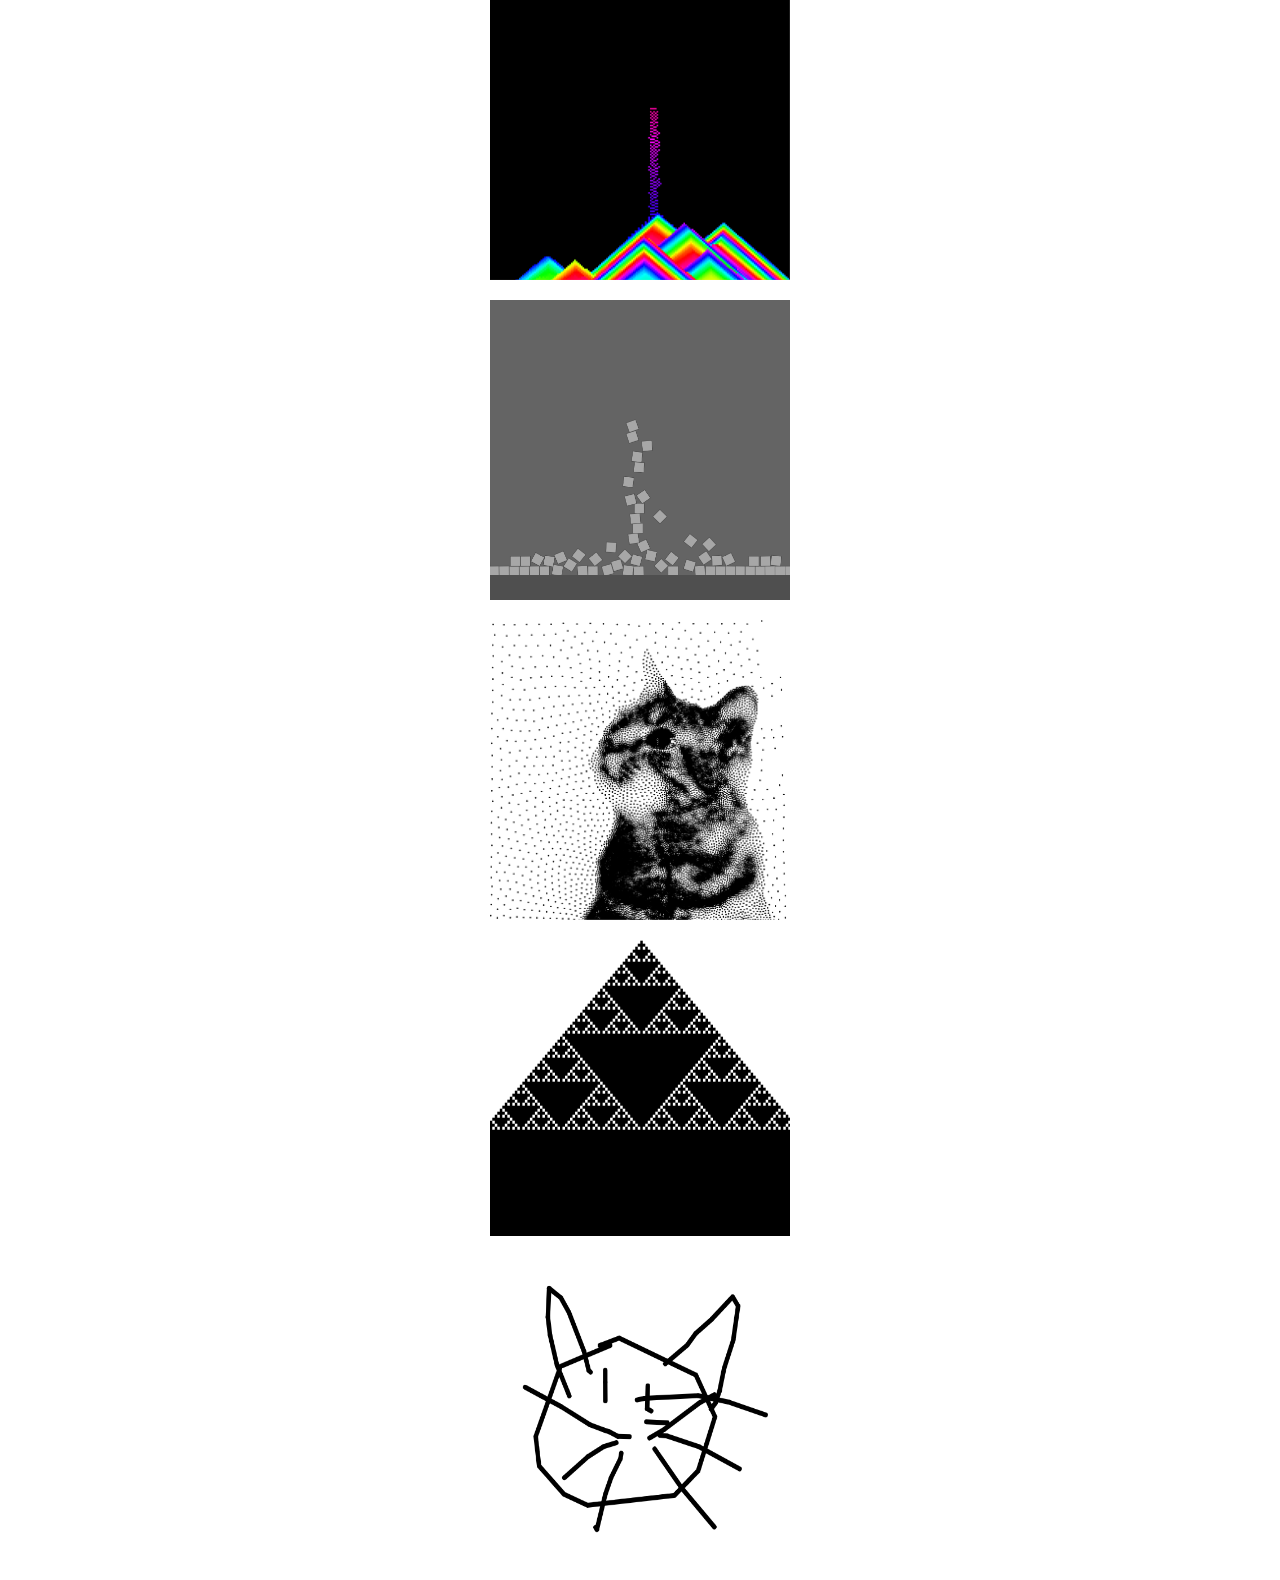
<file: old_index.html>
<html>
  <head>
    <title>Home</title>
    <link rel="stylesheet" href="styles.css">
    <link rel="preconnect" href="https://fonts.googleapis.com">
    <link rel="preconnect" href="https://fonts.googleapis.com">
    <link rel="preconnect" href="https://fonts.gstatic.com" crossorigin>
    <link href="https://fonts.googleapis.com/css2?family=Kode+Mono:wght@400..700&family=Libre+Baskerville&family=Micro+5&display=swap" rel="stylesheet">
    <link href="https://cdn.jsdelivr.net/npm/bootstrap@5.3.2/dist/css/bootstrap.min.css" rel="stylesheet" integrity="sha384-T3c6CoIi6uLrA9TneNEoa7RxnatzjcDSCmG1MXxSR1GAsXEV/Dwwykc2MPK8M2HN" crossorigin="anonymous">
    <script src="//maxcdn.bootstrapcdn.com/bootstrap/3.3.0/js/bootstrap.min.js"></script>
    <script src="//code.jquery.com/jquery-1.11.1.min.js"></script>
  </head>
  <body>
    <main>


    <div class="container d-flex align-items-center justify-content-center flex-wrap">
      <div class="box">
        
          <div class="body">
            <h3 class="text-white fs-5">Ray Casting</h3>
              <div class="imgContainer">
                  <img src="images/ray_casting.png">
              </div>
              <div class="content d-flex flex-column align-items-center justify-content-center">
                  <div>
                      
                      <p class="fs-6 text-white">Using the p5.js library to simulate rays</p>
                      <form action="ray_casting.html">
                        <button class="btn btn-light">View</button>
                      </form>
                    </div>
              </div>
          </div>
      </div>
      <div class="box">
        
        <div class="body">
          <h3 class="text-white fs-5">Space Travel</h3>
            <div class="imgContainer">
                <img src="images/spacee.png">
            </div>
            <div class="content d-flex flex-column align-items-center justify-content-center">
                <div>
                    
                    <p class="fs-6 text-white">Using the p5.js library to simulate space travel</p>
                    <form action="space.html">
                      <button class="btn btn-light">View</button>
                    </form>
                  </div>
            </div>
        </div>
        
    </div>
    <div class="box">
        
      <div class="body">
        <h3 class="text-white fs-5">Sand</h3>
          <div class="imgContainer">
              <img src="images/sand.png">
          </div>
          <div class="content d-flex flex-column align-items-center justify-content-center">
              <div>
                  
                  <p class="fs-6 text-white">Using the p5.js library to simulate sand</p>
                  <form action="sand.html">
                    <button class="btn btn-light">View</button>
                  </form>
                </div>
          </div>
      </div>
    </div>
    <div class="box">
        
      <div class="body">
        <h3 class="text-white fs-5">Matter</h3>
          <div class="imgContainer">
              <img src="images/matter.png">
          </div>
          <div class="content d-flex flex-column align-items-center justify-content-center">
              <div>
                  
                  <p class="fs-6 text-white">Using the p5.js library to simulate particles under gravity</p>
                  <form action="matter.html">
                    <button class="btn btn-light">View</button>
                  </form>
                </div>
          </div>
      </div>
    </div>

    <div class="box">
        
      <div class="body">
        <h3 class="text-white fs-5">Weighted Voronoi Splitting</h3>
          <div class="imgContainer">
              <img src="images/cat.png">
          </div>
          <div class="content d-flex flex-column align-items-center justify-content-center">
              <div>
                  
                  <p class="fs-6 text-white">Using the p5.js library to demonstrate the principle of weighted voronoi splitting</p>
                  <form action="voronoi.html">
                    <button class="btn btn-light">View</button>
                  </form>
                </div>
          </div>
      </div>
    </div>

    <div class="box">
        
      <div class="body">
        <h3 class="text-white fs-5">Ray Casting</h3>
          <div class="imgContainer">
              <img src="images/cell_auto.png">
          </div>
          <div class="content d-flex flex-column align-items-center justify-content-center">
              <div>
                  
                  <p class="fs-6 text-white">Using the p5.js library to simulate generations particles under the the principles of cellular automata</p>
                  <form action="cell_auto.html">
                    <button class="btn btn-light">View</button>
                  </form>
                </div>
          </div>
      </div>
    </div>

    <div class="box">
        
      <div class="body">
        <h3 class="text-white fs-5">Ray Casting</h3>
          <div class="imgContainer">
              <img src="images/draw.png">
          </div>
          <div class="content d-flex flex-column align-items-center justify-content-center">
              <div>
                  
                  <p class="fs-6 text-white">Using the p5.js  and ml5.js libraries to draw a cat using machine learning with assisted user input</p>
                  <form action="draw.html">
                    <button class="btn btn-light">View</button>
                  </form>
                </div>
          </div>
      </div>
    </div>
    </div>
    
    </main>
  </body>
</file>
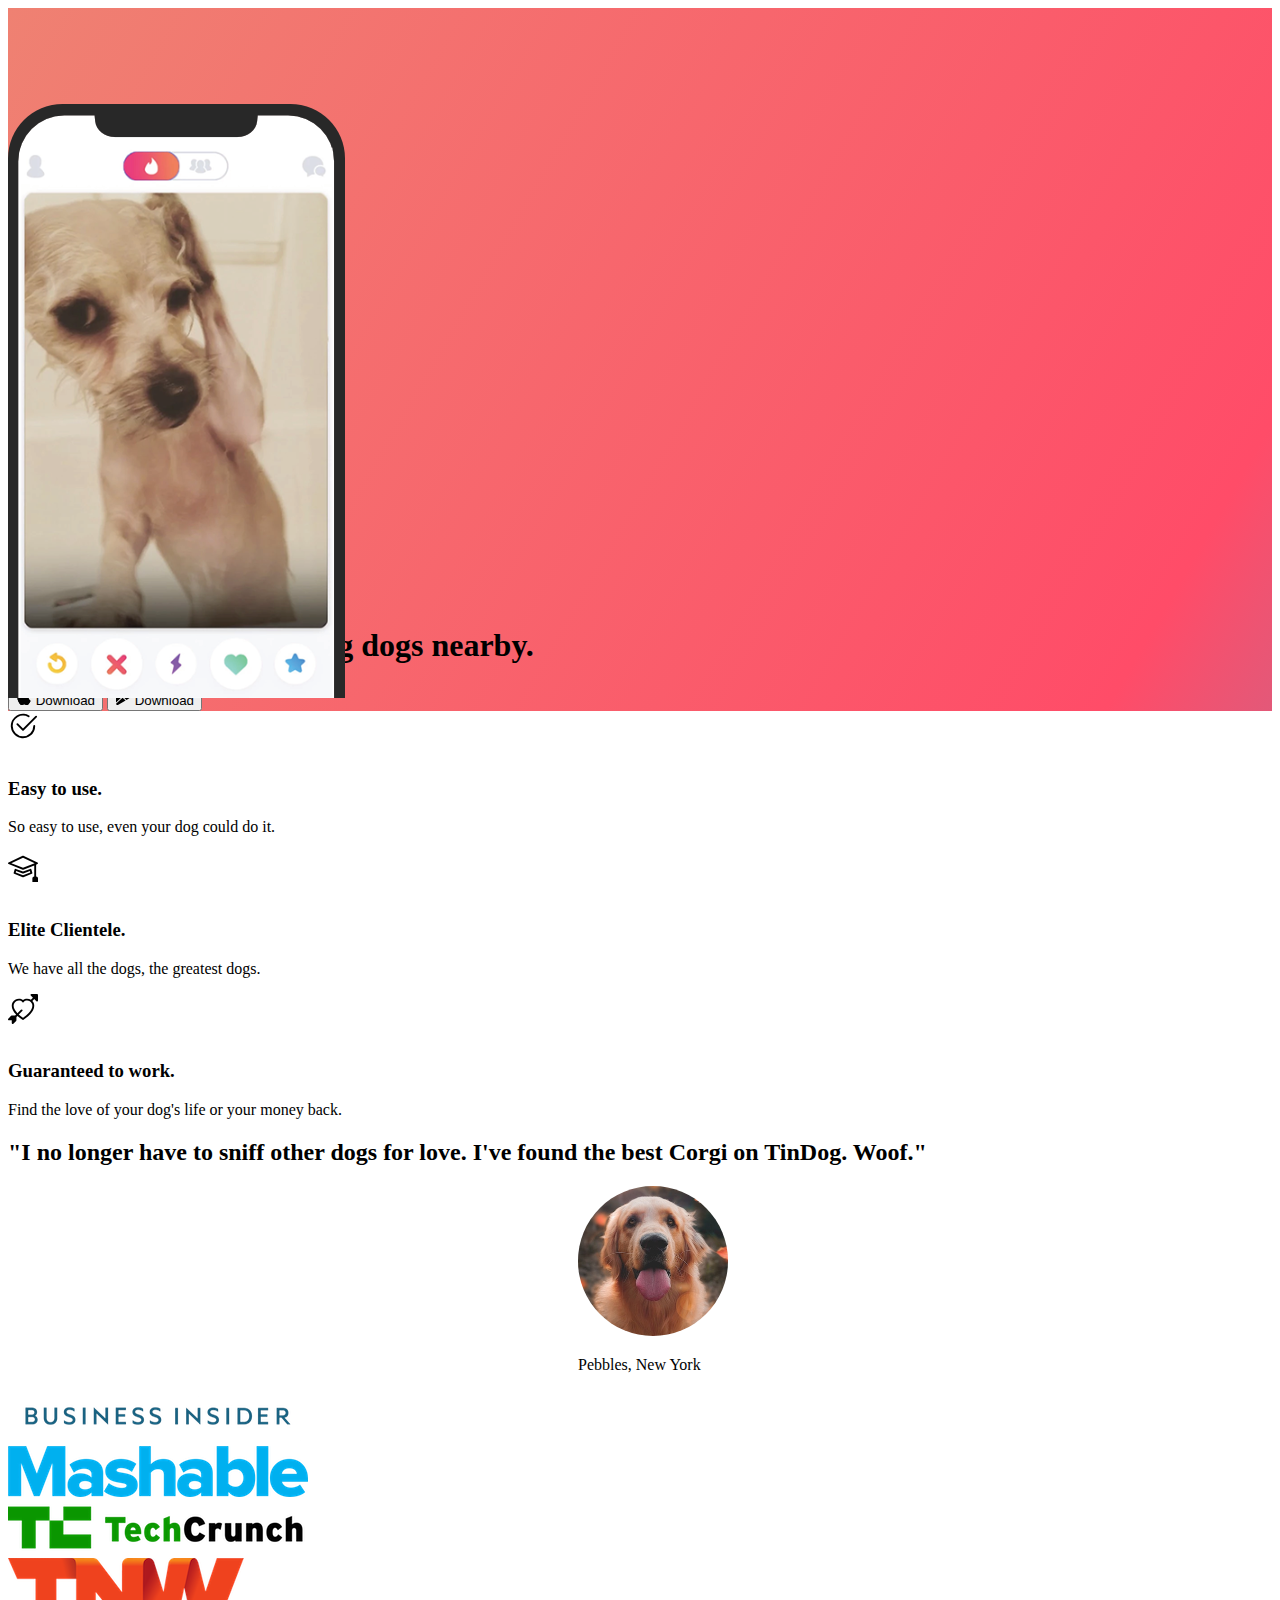
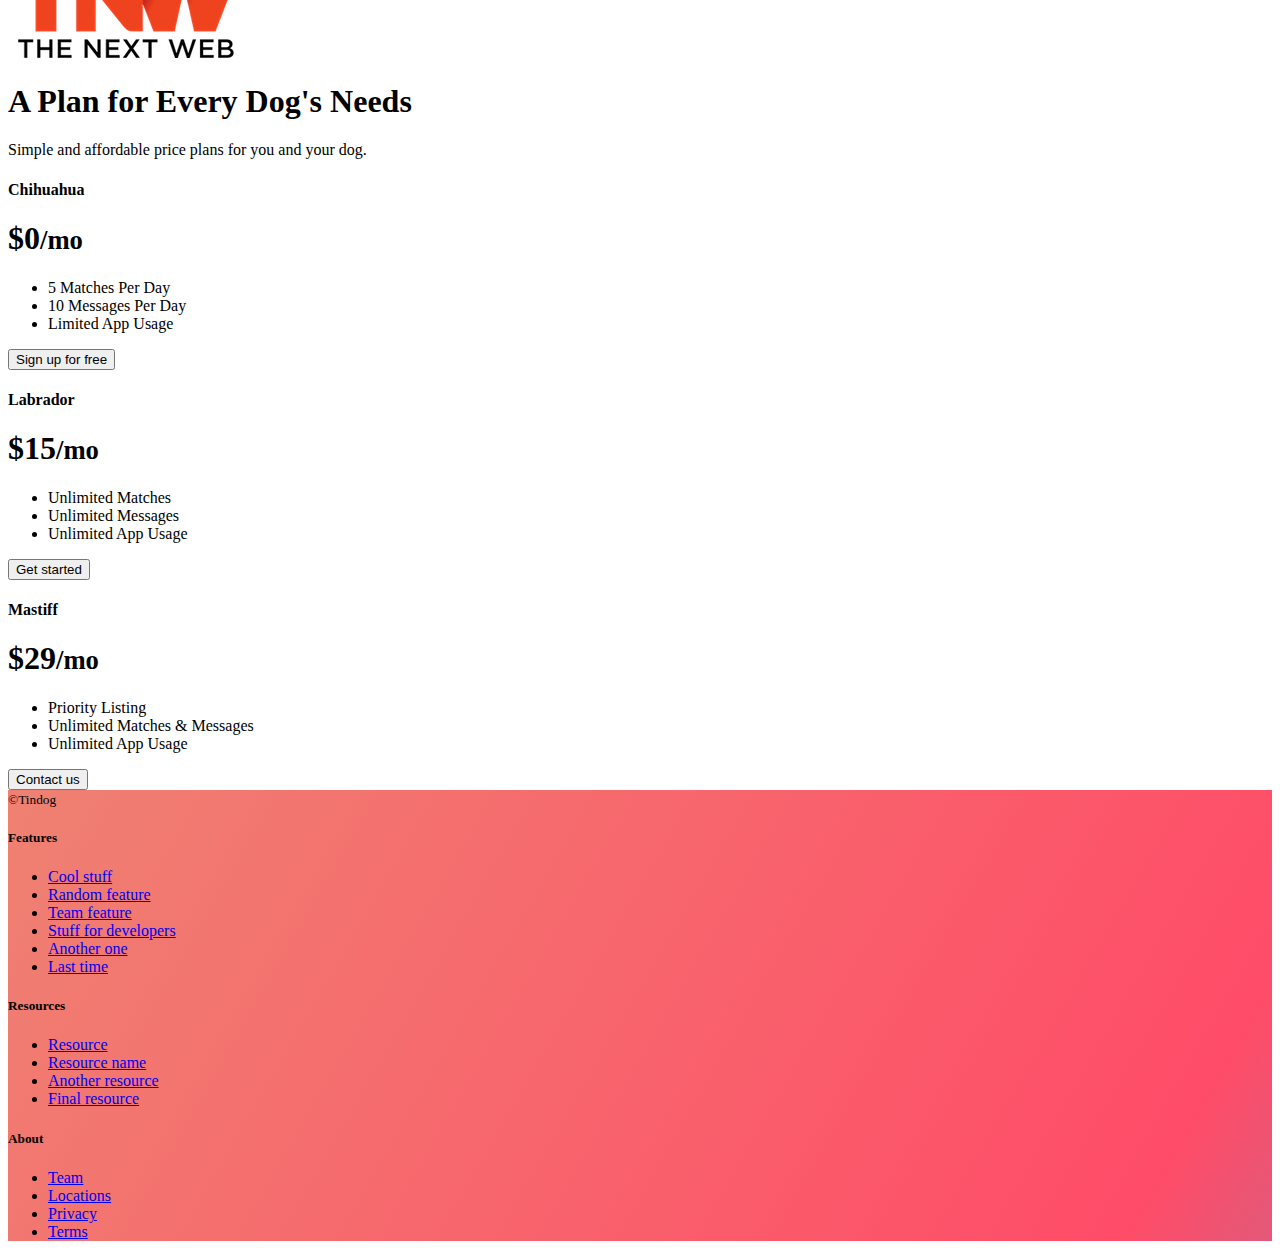
<file: tindog/tindog.html>
<!DOCTYPE html>
<html lang="en">

<head>
  <meta charset="UTF-8">
  <meta name="viewport" content="width=device-width, initial-scale=1.0">
  <title>TinDog</title>
  <link rel="stylesheet" href="style.css">
  <link href="https://cdn.jsdelivr.net/npm/bootstrap@5.3.2/dist/css/bootstrap.min.css" rel="stylesheet" integrity="sha384-T3c6CoIi6uLrA9TneNEoa7RxnatzjcDSCmG1MXxSR1GAsXEV/Dwwykc2MPK8M2HN" crossorigin="anonymous">
</head>

<body>

  <!-- Title -->
  <section id="title" class="gradient-background">
    <div class="container col-xxl-8 px-4 py-5">
      <div class="row flex-lg-row-reverse align-items-center g-5 py-5">
        <div class="col-10 col-sm-8 col-lg-6">
          <img src="images/iphone.png" class="d-block mx-lg-auto img-fluid phoney" alt="Bootstrap Themes" loading="lazy">
        </div>
        <div class="col-lg-6">
          <h1 class="display-5 fw-bold text-body-emphasis lh-1 mb-3">Meet new and interesting dogs nearby.</h1>
          <div class="d-grid gap-2 d-md-flex justify-content-md-start">
            <button type="button" class="btn btn-light btn-lg px-4 me-md-2">
              <svg xmlns="http://www.w3.org/2000/svg" width="16" height="16" fill="currentColor"
                class="bi bi-apple mb-1" viewBox="0 0 16 16">
              <path
                d="M11.182.008C11.148-.03 9.923.023 8.857 1.18c-1.066 1.156-.902 2.482-.878 2.516.024.034 1.52.087 2.475-1.258.955-1.345.762-2.391.728-2.43Zm3.314 11.733c-.048-.096-2.325-1.234-2.113-3.422.212-2.189 1.675-2.789 1.698-2.854.023-.065-.597-.79-1.254-1.157a3.692 3.692 0 0 0-1.563-.434c-.108-.003-.483-.095-1.254.116-.508.139-1.653.589-1.968.607-.316.018-1.256-.522-2.267-.665-.647-.125-1.333.131-1.824.328-.49.196-1.422.754-2.074 2.237-.652 1.482-.311 3.83-.067 4.56.244.729.625 1.924 1.273 2.796.576.984 1.34 1.667 1.659 1.899.319.232 1.219.386 1.843.067.502-.308 1.408-.485 1.766-.472.357.013 1.061.154 1.782.539.571.197 1.111.115 1.652-.105.541-.221 1.324-1.059 2.238-2.758.347-.79.505-1.217.473-1.282Z" />
              <path
                d="M11.182.008C11.148-.03 9.923.023 8.857 1.18c-1.066 1.156-.902 2.482-.878 2.516.024.034 1.52.087 2.475-1.258.955-1.345.762-2.391.728-2.43Zm3.314 11.733c-.048-.096-2.325-1.234-2.113-3.422.212-2.189 1.675-2.789 1.698-2.854.023-.065-.597-.79-1.254-1.157a3.692 3.692 0 0 0-1.563-.434c-.108-.003-.483-.095-1.254.116-.508.139-1.653.589-1.968.607-.316.018-1.256-.522-2.267-.665-.647-.125-1.333.131-1.824.328-.49.196-1.422.754-2.074 2.237-.652 1.482-.311 3.83-.067 4.56.244.729.625 1.924 1.273 2.796.576.984 1.34 1.667 1.659 1.899.319.232 1.219.386 1.843.067.502-.308 1.408-.485 1.766-.472.357.013 1.061.154 1.782.539.571.197 1.111.115 1.652-.105.541-.221 1.324-1.059 2.238-2.758.347-.79.505-1.217.473-1.282Z" />
              </svg>
              Download
            </button>
            <button type="button" class="btn btn-outline-light btn-lg px-4">
              <svg xmlns="http://www.w3.org/2000/svg" width="16" height="16" fill="currentColor"
                class="bi bi-google-play mb-1" viewBox="0 0 16 16">
              <path
                 d="M14.222 9.374c1.037-.61 1.037-2.137 0-2.748L11.528 5.04 8.32 8l3.207 2.96 2.694-1.586Zm-3.595 2.116L7.583 8.68 1.03 14.73c.201 1.029 1.36 1.61 2.303 1.055l7.294-4.295ZM1 13.396V2.603L6.846 8 1 13.396ZM1.03 1.27l6.553 6.05 3.044-2.81L3.333.215C2.39-.341 1.231.24 1.03 1.27Z" />
              </svg>
              Download
            </button>
          </div>
        </div>
      </div>
    </div>
  </section>
  <!-- Features -->
  <section id="features" class="mt-5">
    <div class="container px-4 py-5" id="hanging-icons">
      <div class="row g-4 py-5 row-cols-1 row-cols-lg-3">
        <div class="col d-flex align-items-start">
          <div class="icon-square text-body-emphasis bg-body-secondary d-inline-flex align-items-center justify-content-center fs-4 flex-shrink-0 me-3">
            <svg xmlns="http://www.w3.org/2000/svg" height="30" fill="currentColor" class="bi bi-check2-circle"
              viewBox="0 0 16 16">
<path
                d="M2.5 8a5.5 5.5 0 0 1 8.25-4.764.5.5 0 0 0 .5-.866A6.5 6.5 0 1 0 14.5 8a.5.5 0 0 0-1 0 5.5 5.5 0 1 1-11 0z" />
<path
                d="M15.354 3.354a.5.5 0 0 0-.708-.708L8 9.293 5.354 6.646a.5.5 0 1 0-.708.708l3 3a.5.5 0 0 0 .708 0l7-7z" />
</svg>
          </div>
          <div>
            <h3 class="fs-2 text-body-emphasis">Easy to use.</h3>
            <p>So easy to use, even your dog could do it.</p>
          </div>
        </div>
        <div class="col d-flex align-items-start">
          <div class="icon-square text-body-emphasis bg-body-secondary d-inline-flex align-items-center justify-content-center fs-4 flex-shrink-0 me-3">
            <svg xmlns="http://www.w3.org/2000/svg" height="30" fill="currentColor" class="bi bi-mortarboard" viewBox="0 0 16 16">
              <path d="M8.211 2.047a.5.5 0 0 0-.422 0l-7.5 3.5a.5.5 0 0 0 .025.917l7.5 3a.5.5 0 0 0 .372 0L14 7.14V13a1 1 0 0 0-1 1v2h3v-2a1 1 0 0 0-1-1V6.739l.686-.275a.5.5 0 0 0 .025-.917l-7.5-3.5ZM8 8.46 1.758 5.965 8 3.052l6.242 2.913L8 8.46Z"/>
              <path d="M4.176 9.032a.5.5 0 0 0-.656.327l-.5 1.7a.5.5 0 0 0 .294.605l4.5 1.8a.5.5 0 0 0 .372 0l4.5-1.8a.5.5 0 0 0 .294-.605l-.5-1.7a.5.5 0 0 0-.656-.327L8 10.466 4.176 9.032Zm-.068 1.873.22-.748 3.496 1.311a.5.5 0 0 0 .352 0l3.496-1.311.22.748L8 12.46l-3.892-1.556Z"/>
              </svg>
          </div>
          <div>
            <h3 class="fs-2 text-body-emphasis">Elite Clientele.</h3>
            <p>We have all the dogs, the greatest dogs.</p>
          </div>
        </div>
        <div class="col d-flex align-items-start">
          <div class="icon-square text-body-emphasis bg-body-secondary d-inline-flex align-items-center justify-content-center fs-4 flex-shrink-0 me-3">
            <svg xmlns="http://www.w3.org/2000/svg" height="30" fill="currentColor" class="bi bi-arrow-through-heart"
              viewBox="0 0 16 16">
<path fill-rule="evenodd"
                d="M2.854 15.854A.5.5 0 0 1 2 15.5V14H.5a.5.5 0 0 1-.354-.854l1.5-1.5A.5.5 0 0 1 2 11.5h1.793l.53-.53c-.771-.802-1.328-1.58-1.704-2.32-.798-1.575-.775-2.996-.213-4.092C3.426 2.565 6.18 1.809 8 3.233c1.25-.98 2.944-.928 4.212-.152L13.292 2 12.147.854A.5.5 0 0 1 12.5 0h3a.5.5 0 0 1 .5.5v3a.5.5 0 0 1-.854.354L14 2.707l-1.006 1.006c.236.248.44.531.6.845.562 1.096.585 2.517-.213 4.092-.793 1.563-2.395 3.288-5.105 5.08L8 13.912l-.276-.182a21.86 21.86 0 0 1-2.685-2.062l-.539.54V14a.5.5 0 0 1-.146.354l-1.5 1.5Zm2.893-4.894A20.419 20.419 0 0 0 8 12.71c2.456-1.666 3.827-3.207 4.489-4.512.679-1.34.607-2.42.215-3.185-.817-1.595-3.087-2.054-4.346-.761L8 4.62l-.358-.368c-1.259-1.293-3.53-.834-4.346.761-.392.766-.464 1.845.215 3.185.323.636.815 1.33 1.519 2.065l1.866-1.867a.5.5 0 1 1 .708.708L5.747 10.96Z" />
</svg>
          </div>
          <div>
            <h3 class="fs-2 text-body-emphasis">Guaranteed to work.</h3>
            <p>Find the love of your dog's life or your money back.</p>
          </div>
        </div>
      </div>
    </div>

  </section>
  <!-- Testimonial -->
  <section id="testimonial">
    <div class="container">
      <div>
        <h2>"I no longer have to sniff other dogs for love. I've found the best Corgi on TinDog. Woof."</h2>
      </div>
      <div>
        <img src="images/dog-img.jpg" class="shiftme" style="border-radius: 50%;" width="150">
      </div>
      <div>
        <p class="shiftme">Pebbles, New York</p>
      </div>
      
    </div>
    <div class="row">
      <div class="col-lg-3 col-sm-12"><img src="images/bizinsider.png"></div>
      <div class="col-lg-3 col-sm-12"><img src="images/mashable.png"></div>
      <div class="col-lg-3 col-sm-12"><img src="images/techcrunch.png"></div>
      <div class="col-lg-3 col-sm-12"><img src="images/tnw.png"></div>
    </div>

  </section>
  <!-- Pricing -->
  <section id="pricing">
    <div class="container px-12">
      <header>
        <div class="pricing-header p-3 pb-md-4 mx-auto text-center">
          <h1 class="display-4 fw-normal text-body-emphasis">A Plan for Every Dog's Needs</h1>
          <p class="fs-5 text-body-secondary">Simple and affordable price plans for you and your dog.</p>
        </div>
      </header>
      
      <main>

        <div class="row row-cols-1 row-cols-md-3 mb-3 text-center">
          <div class="col">
            <div class="card mb-4 rounded-3 shadow-sm">
              <div class="card-header py-3">
                <h4 class="my-0 fw-normal">Chihuahua</h4>
              </div>
              <div class="card-body">
                <h1 class="card-title pricing-card-title">$0<small class="text-body-secondary fw-light">/mo</small></h1>
                <ul class="list-unstyled mt-3 mb-4">
                  <li>5 Matches Per Day</li>
                  <li>10 Messages Per Day</li>
                  <li>Limited App Usage</li>
                </ul>
                <button type="button" class="w-100 btn btn-lg btn-outline-dark">Sign up for free</button>
              </div>
            </div>
          </div>
          <div class="col">
            <div class="card mb-4 rounded-3 shadow-sm">
              <div class="card-header py-3">
                <h4 class="my-0 fw-normal">Labrador</h4>
              </div>
              <div class="card-body">
                <h1 class="card-title pricing-card-title">$15<small class="text-body-secondary fw-light">/mo</small></h1>
                <ul class="list-unstyled mt-3 mb-4">
                  <li>Unlimited Matches</li>
                  <li>Unlimited Messages</li>
                  <li>Unlimited App Usage</li>
                </ul>
                <button type="button" class="w-100 btn btn-lg btn-dark">Get started</button>
              </div>
            </div>
          </div>
          <div class="col">
            <div class="card mb-4 rounded-3 shadow-sm">
              <div class="card-header py-3 text-bg-dark">
                <h4 class="my-0 fw-normal">Mastiff</h4>
              </div>
              <div class="card-body">
                <h1 class="card-title pricing-card-title">$29<small class="text-body-secondary fw-light">/mo</small></h1>
                <ul class="list-unstyled mt-3 mb-4">
                  <li>Priority Listing</li>
                  <li>Unlimited Matches & Messages</li>
                  <li>Unlimited App Usage</li>
                </ul>
                <button type="button" class="w-100 btn btn-lg btn-dark">Contact us</button>
              </div>
            </div>
          </div>
        </div>
      </main>
    
    </div>

  </section>
  <!-- Footer -->
  <section id="footer" class="gradient-background">
    <footer class="pt-4 my-md-5 pt-md-5 border-top">
      <div class="row">
        <div class="col-12 col-md mx-5">
          <small class="d-block mb-3 text-body-secondary">©Tindog</small>
        </div>
        <div class="col-6 col-md">
          <h5>Features</h5>
          <ul class="list-unstyled text-small">
            <li class="mb-1"><a class="link-secondary text-decoration-none" href="#">Cool stuff</a></li>
            <li class="mb-1"><a class="link-secondary text-decoration-none" href="#">Random feature</a></li>
            <li class="mb-1"><a class="link-secondary text-decoration-none" href="#">Team feature</a></li>
            <li class="mb-1"><a class="link-secondary text-decoration-none" href="#">Stuff for developers</a></li>
            <li class="mb-1"><a class="link-secondary text-decoration-none" href="#">Another one</a></li>
            <li class="mb-1"><a class="link-secondary text-decoration-none" href="#">Last time</a></li>
          </ul>
        </div>
        <div class="col-6 col-md">
          <h5>Resources</h5>
          <ul class="list-unstyled text-small">
            <li class="mb-1"><a class="link-secondary text-decoration-none" href="#">Resource</a></li>
            <li class="mb-1"><a class="link-secondary text-decoration-none" href="#">Resource name</a></li>
            <li class="mb-1"><a class="link-secondary text-decoration-none" href="#">Another resource</a></li>
            <li class="mb-1"><a class="link-secondary text-decoration-none" href="#">Final resource</a></li>
          </ul>
        </div>
        <div class="col-6 col-md">
          <h5>About</h5>
          <ul class="list-unstyled text-small">
            <li class="mb-1"><a class="link-secondary text-decoration-none" href="#">Team</a></li>
            <li class="mb-1"><a class="link-secondary text-decoration-none" href="#">Locations</a></li>
            <li class="mb-1"><a class="link-secondary text-decoration-none" href="#">Privacy</a></li>
            <li class="mb-1"><a class="link-secondary text-decoration-none" href="#">Terms</a></li>
          </ul>
        </div>
      </div>
    </footer>


  </section>
  <script src="https://cdn.jsdelivr.net/npm/bootstrap@5.3.2/dist/js/bootstrap.bundle.min.js" integrity="sha384-C6RzsynM9kWDrMNeT87bh95OGNyZPhcTNXj1NW7RuBCsyN/o0jlpcV8Qyq46cDfL" crossorigin="anonymous"></script>
</body>

</html>
</file>
<file: tindog/style.css>
.gradient-background {
    background: linear-gradient(300deg, #00bfff, #ff4c68, #ef8172);
    background-size: 180% 180%;
    animation: gradient-animation 18s ease infinite;
  }
  
  @keyframes gradient-animation {
    0% {
      background-position: 0% 50%;
    }
    50% {
      background-position: 100% 50%;
    }
    100% {
      background-position: 0% 50%;
    }
  }
  
  .icon-square {
    width: 3rem;
    height: 3rem;
    border-radius: 0.75rem;
  }
  
  .profile-img {
    height: 100px;
    border-radius: 50%;
  }
  
  .phoney {
    position: relative;
    bottom: -96px;
  }
  
  .icon-square {
    width: 3rem;
    height: 3rem;
    border-radius: 0.75rem;
  }
  
  .container {
  
    min-width: 992px;
  }
  
  .shiftme {
    margin-left: 570px;
  }
</file>
<file: styles.css>
@import url('https://fonts.googleapis.com/css2?family=Poppins:wght@300;400;500;600;700;800;900&display=swap');

/* Reseting */
* {
    margin: 0;
    padding: 0;
    box-sizing: border-box;
    font-family: 'Poppins', sans-serif;
}

body{
    min-height: 100vh;
    display: flex;
    align-items: center;
    justify-content: center;
}

.container{
    transform-style: preserve-3d;
}

.container .box{
    position: relative;
    width: 300px;
    height: 300px;
    margin: 20px;
    transform-style: preserve-3d;
    perspective: 1000px;
    cursor: pointer;
}

.container .box .body{
    position: absolute;
    top: 0;
    left: 0;
    width: 100%;
    height: 100%;
    transform-style: preserve-3d;
    transition: 0.9s ease;
}



.container .box .body .imgContainer{
    position: absolute;
    top: 0;
    left: 0;
    width: 100%;
    height: 100%;
    transform-style: preserve-3d;
}

.container .box .body .imgContainer img{
    position: absolute;
    top: 0;
    left: 0;
    width: 100%;
    height: 100%;

}

.container .box .body .content{
    position: absolute;
    top: 0;
    left: 0;
    width: 100%;
    height: 100%;
    background:  linear-gradient(45deg, #7700ff,#4b88c4);
    backface-visibility: hidden;
    transform-style: preserve-3d;
    transform: rotateY(180deg);
}

.container .box:hover .body{
    transform: rotateY(180deg);
}

.container .box .body .content div{
    transform-style: preserve-3d;
    padding: 20px;
    background: linear-gradient(45deg, #0044fe,#96bbe0);
    transform: translateZ(100px);
}

.container .box .body .content div h3{
    letter-spacing: 1px;
}
</file>
